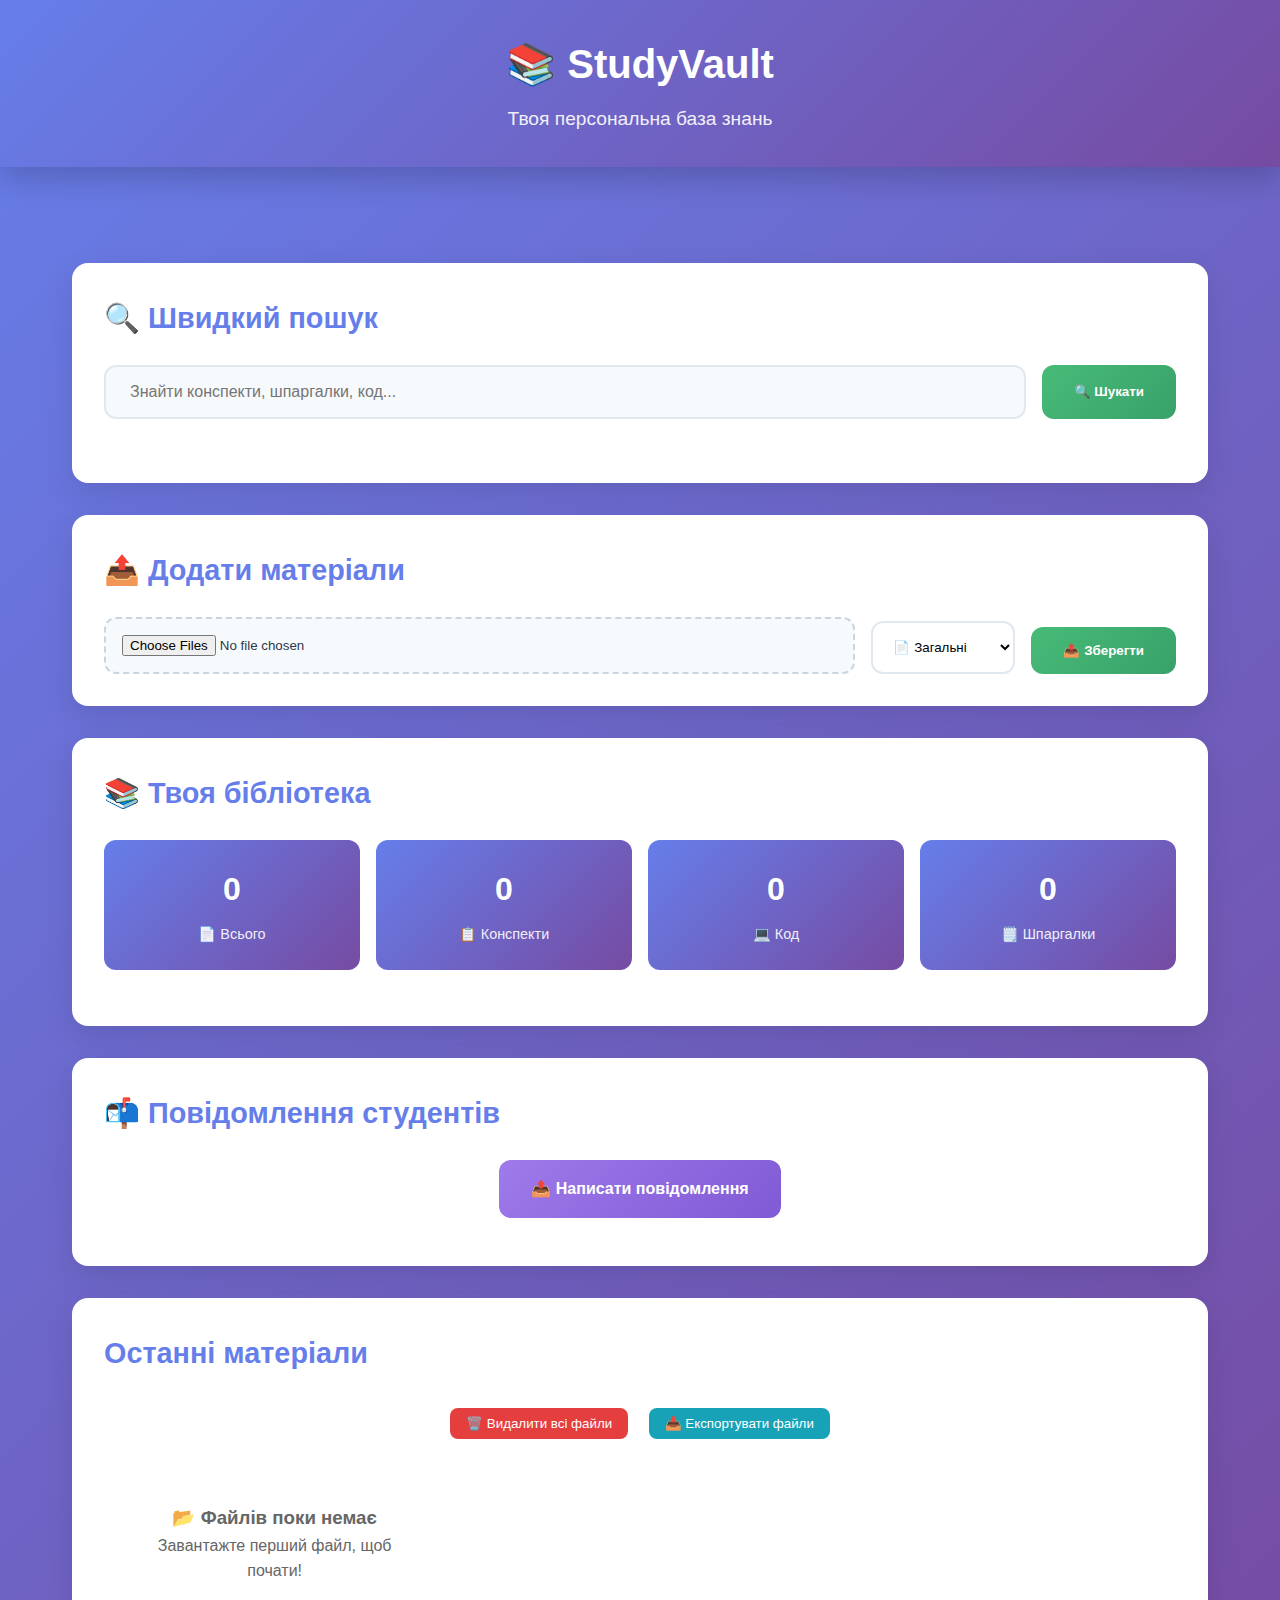
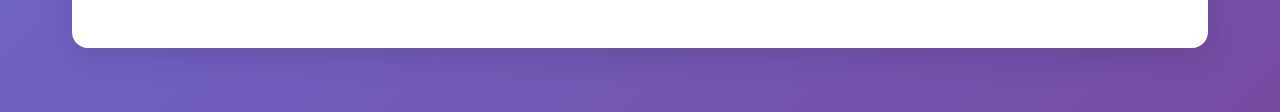
<file: StudyVault/templates/index.html>
<!DOCTYPE html>
<html lang="uk">
  <head>
    <meta charset="UTF-8" />
    <meta name="viewport" content="width=device-width, initial-scale=1.0" />
    <title>📚 StudyVault - Твоя база знань</title>
    <style>
      * {
        margin: 0;
        padding: 0;
        box-sizing: border-box;
      }
      body {
        font-family: -apple-system, BlinkMacSystemFont, "Segoe UI", Roboto,
          sans-serif;
        line-height: 1.6;
        color: #2d3748;
        background: linear-gradient(135deg, #667eea 0%, #764ba2 100%);
        min-height: 100vh;
      }
      .container {
        max-width: 1200px;
        margin: 0 auto;
        padding: 2rem;
      }
      header {
        background: linear-gradient(135deg, #667eea 0%, #764ba2 100%);
        color: white;
        padding: 2rem 0;
        text-align: center;
        box-shadow: 0 10px 30px rgba(0, 0, 0, 0.2);
        margin-bottom: 2rem;
      }
      .header-content h1 {
        font-size: 2.5rem;
        font-weight: 800;
        margin-bottom: 0.5rem;
      }
      .header-content p {
        font-size: 1.2rem;
        opacity: 0.9;
      }
      .section {
        background: white;
        margin: 2rem 0;
        padding: 2rem;
        border-radius: 16px;
        box-shadow: 0 10px 30px rgba(0, 0, 0, 0.1);
      }
      .section h2 {
        color: #667eea;
        font-size: 1.8rem;
        margin-bottom: 1.5rem;
        font-weight: 700;
      }
      .search-bar {
        display: flex;
        gap: 1rem;
        margin-bottom: 2rem;
      }
      .search-bar input {
        flex: 1;
        padding: 1rem 1.5rem;
        border: 2px solid #e2e8f0;
        border-radius: 12px;
        font-size: 1rem;
        background: #f7fafc;
      }
      .search-bar input:focus {
        outline: none;
        border-color: #667eea;
        background: white;
      }
      .search-bar button,
      .upload-btn {
        background: linear-gradient(135deg, #48bb78, #38a169);
        color: white;
        border: none;
        padding: 1rem 2rem;
        border-radius: 12px;
        font-weight: 600;
        cursor: pointer;
        transition: all 0.3s;
      }
      .search-bar button:hover,
      .upload-btn:hover {
        transform: translateY(-2px);
        box-shadow: 0 8px 20px rgba(72, 187, 120, 0.4);
      }
      .upload-form {
        display: flex;
        gap: 1rem;
        align-items: end;
        flex-wrap: wrap;
      }
      .file-input-wrapper {
        flex: 1;
        min-width: 250px;
      }
      .file-input-wrapper input[type="file"] {
        width: 100%;
        padding: 1rem;
        border: 2px dashed #cbd5e0;
        border-radius: 12px;
        background: #f7fafc;
        cursor: pointer;
      }
      .file-input-wrapper input[type="file"]:hover {
        border-color: #667eea;
        background: white;
      }
      .upload-form select {
        padding: 1rem;
        border: 2px solid #e2e8f0;
        border-radius: 12px;
        background: white;
        cursor: pointer;
      }
      .library-stats {
        display: grid;
        grid-template-columns: repeat(auto-fit, minmax(200px, 1fr));
        gap: 1rem;
        margin: 1.5rem 0;
      }
      .stat-card {
        background: linear-gradient(135deg, #667eea, #764ba2);
        color: white;
        padding: 1.5rem;
        border-radius: 12px;
        text-align: center;
      }
      .stat-card .number {
        font-size: 2rem;
        font-weight: 800;
        margin-bottom: 0.5rem;
      }
      .stat-card .label {
        opacity: 0.9;
        font-size: 0.9rem;
      }
      /* 📁 Список файлов */
      #filesList {
        display: grid;
        grid-template-columns: repeat(auto-fill, minmax(300px, 1fr));
        gap: 1.5rem;
        margin-top: 1.5rem;
      }
      .file-item {
        background: #f7fafc;
        border: 2px solid #e2e8f0;
        border-radius: 12px;
        padding: 1.5rem;
        cursor: pointer;
        transition: all 0.3s;
      }
      .file-item:hover {
        transform: translateY(-3px);
        box-shadow: 0 10px 25px rgba(0, 0, 0, 0.1);
        border-color: #667eea;
      }
      .file-name {
        font-size: 1.1rem;
        font-weight: 700;
        color: #2d3748;
        margin-bottom: 0.5rem;
      }
      .file-info {
        color: #718096;
        font-size: 0.9rem;
        margin-bottom: 1rem;
      }
      .file-preview {
        background: white;
        border: 1px solid #e2e8f0;
        border-radius: 8px;
        padding: 1rem;
        font-size: 0.85rem;
        color: #4a5568;
        max-height: 80px;
        overflow: hidden;
        font-family: monospace;
      }
      .search-result {
        background: white;
        border: 2px solid #e2e8f0;
        border-radius: 12px;
        padding: 1.5rem;
        margin-bottom: 1rem;
        cursor: pointer;
        transition: all 0.3s;
      }
      .search-result:hover {
        border-color: #48bb78;
        box-shadow: 0 5px 15px rgba(0, 0, 0, 0.1);
      }
      .search-result-title {
        font-size: 1.2rem;
        font-weight: 700;
        color: #2d3748;
        margin-bottom: 0.5rem;
      }
      .search-result-info {
        color: #718096;
        font-size: 0.9rem;
        margin-bottom: 1rem;
      }
      .search-result-snippet {
        background: #f7fafc;
        border-left: 4px solid #48bb78;
        padding: 1rem;
        border-radius: 0 8px 8px 0;
        font-family: monospace;
        font-size: 0.9rem;
      }
      .btn-primary {
        display: inline-block;
        background: linear-gradient(135deg, #9f7aea, #805ad5);
        color: white;
        text-decoration: none;
        padding: 1rem 2rem;
        border-radius: 12px;
        font-weight: 600;
        transition: all 0.3s;
        border: none;
        cursor: pointer;
      }
      .btn-primary:hover {
        transform: translateY(-2px);
        box-shadow: 0 8px 20px rgba(159, 122, 234, 0.4);
        text-decoration: none;
        color: white;
      }
      .modal {
        display: none;
        position: fixed;
        z-index: 9999;
        left: 0;
        top: 0;
        width: 100%;
        height: 100%;
        background-color: rgba(0, 0, 0, 0.8);
        backdrop-filter: blur(5px);
      }
      .modal-content {
        background: white;
        margin: 5% auto;
        padding: 0;
        border-radius: 16px;
        width: 90%;
        max-width: 800px;
        max-height: 80vh;
        overflow: hidden;
        box-shadow: 0 25px 50px rgba(0, 0, 0, 0.5);
      }
      .modal-header {
        background: linear-gradient(135deg, #667eea, #764ba2);
        color: white;
        padding: 1.5rem;
        display: flex;
        justify-content: space-between;
        align-items: center;
      }
      .modal-header h3 {
        margin: 0;
        font-size: 1.3rem;
      }
      .close-btn {
        font-size: 1.5rem;
        cursor: pointer;
        background: none;
        border: none;
        color: white;
        padding: 0.5rem;
        border-radius: 50%;
      }
      .close-btn:hover {
        background: rgba(255, 255, 255, 0.2);
      }
      .modal-body {
        padding: 1.5rem;
        max-height: 50vh;
        overflow: auto;
      }
      .file-content {
        background: #f8f9fa;
        border: 1px solid #e2e8f0;
        border-radius: 8px;
        padding: 1.5rem;
        white-space: pre-wrap;
        word-wrap: break-word;
        font-family: monospace;
        font-size: 0.9rem;
        line-height: 1.5;
        color: #2d3748;
      }
      .modal-footer {
        padding: 1.5rem;
        border-top: 1px solid #e2e8f0;
        display: flex;
        gap: 1rem;
        justify-content: flex-end;
        background: #f7fafc;
      }
      .modal-footer button {
        padding: 0.75rem 1.5rem;
        border: none;
        border-radius: 8px;
        cursor: pointer;
        font-weight: 600;
      }
      .btn-download {
        background: #48bb78;
        color: white;
      }
      .btn-copy {
        background: #17a2b8;
        color: white;
      }
      .btn-close {
        background: #6c757d;
        color: white;
      }
      .btn-delete {
        background: #e53e3e;
        color: white;
      }
      .btn-delete:hover {
        background: #c82333;
        transform: translateY(-2px);
        box-shadow: 0 8px 25px rgba(232, 62, 62, 0.4);
      }
      @media (max-width: 768px) {
        .container {
          padding: 1rem;
        }
        .header-content h1 {
          font-size: 2rem;
        }
        .search-bar,
        .upload-form {
          flex-direction: column;
        }
        .library-stats {
          grid-template-columns: repeat(2, 1fr);
        }
        #filesList {
          grid-template-columns: 1fr;
        }
        .modal-content {
          width: 95%;
          margin: 10% auto;
        }
      }
      .loading {
        text-align: center;
        padding: 2rem;
        color: #666;
      }
      @keyframes pulse {
        0%,
        100% {
          opacity: 1;
        }
        50% {
          opacity: 0.7;
        }
      }
      .loading::after {
        content: "...";
        animation: pulse 2s infinite;
      }
    </style>
  </head>
  <body>
    <header>
      <div class="header-content">
        <h1>📚 StudyVault</h1>
        <p>Твоя персональна база знань</p>
      </div>
    </header>

    <div class="container">
      <!-- 🔍 Секция поиска -->
      <div class="section">
        <h2>🔍 Швидкий пошук</h2>
        <div class="search-bar">
          <input
            type="text"
            id="searchInput"
            placeholder="Знайти конспекти, шпаргалки, код..."
            autocomplete="off"
          />
          <button onclick="performSearch()">🔍 Шукати</button>
        </div>

        <div id="searchResults"></div>
      </div>

      <div class="section">
        <h2>📤 Додати матеріали</h2>
        <div class="upload-form">
          <div class="file-input-wrapper">
            <input
              type="file"
              id="fileInput"
              accept=".txt,.md,.py,.js,.html,.css,.json,.sql"
              multiple
            />
          </div>
          <select id="categorySelect">
            <option value="конспекти">📋 Конспекти</option>
            <option value="шпаргалки">🗒️ Шпаргалки</option>
            <option value="примеры-кода">💻 Код</option>
            <option value="термины">📖 Терміни</option>
            <option value="общие" selected>📄 Загальні</option>
          </select>
          <button class="upload-btn" onclick="uploadFile()">📤 Зберегти</button>
        </div>
      </div>

      <div class="section">
        <h2>📚 Твоя бібліотека</h2>
        <div class="library-stats">
          <div class="stat-card">
            <div class="number" id="stat-total">0</div>
            <div class="label">📄 Всього</div>
          </div>
          <div class="stat-card">
            <div class="number" id="stat-notes">0</div>
            <div class="label">📋 Конспекти</div>
          </div>
          <div class="stat-card">
            <div class="number" id="stat-code">0</div>
            <div class="label">💻 Код</div>
          </div>
          <div class="stat-card">
            <div class="number" id="stat-sheets">0</div>
            <div class="label">🗒️ Шпаргалки</div>
          </div>
        </div>
      </div>

      <div class="section">
        <h2>📬 Повідомлення студентів</h2>
        <p style="text-align: center; margin: 1rem 0">
          <a href="/message.html" class="btn-primary">
            📤 Написати повідомлення
          </a>
        </p>
      </div>

      <div class="section">
        <h2>Останні матеріали</h2>

        <div style="text-align: center; margin-bottom: 1rem">
          <button
            onclick="clearAllFiles()"
            style="
              background: #e53e3e;
              color: white;
              border: none;
              padding: 0.5rem 1rem;
              border-radius: 8px;
              margin: 0.5rem;
              cursor: pointer;
            "
          >
            🗑️ Видалити всі файли
          </button>
          <button
            onclick="exportFiles()"
            style="
              background: #17a2b8;
              color: white;
              border: none;
              padding: 0.5rem 1rem;
              border-radius: 8px;
              margin: 0.5rem;
              cursor: pointer;
            "
          >
            📥 Експортувати файли
          </button>
        </div>

        <div id="filesList">
          <div class="loading">📂 Завантаження файлів</div>
        </div>
      </div>
    </div>

    <div id="fileModal" class="modal">
      <div class="modal-content">
        <div class="modal-header">
          <h3 id="modalTitle">📄 Файл</h3>
          <button class="close-btn" onclick="closeFileModal()">&times;</button>
        </div>
        <div class="modal-body">
          <div id="modalFileInfo" class="file-info">📊 Інформація про файл</div>
          <pre id="modalFileContent" class="file-content">Завантаження...</pre>
        </div>
        <div class="modal-footer">
          <button class="btn-download" onclick="downloadCurrentFile()">
            Скачати
          </button>
          <button class="btn-copy" onclick="copyFileContent()">
            Копіювати
          </button>
          <button
            class="btn-delete"
            onclick="deleteCurrentFile()"
            style="background: #e53e3e"
          >
            Видалити
          </button>
          <button class="btn-close" onclick="closeFileModal()">
            ❌ Закрити
          </button>
        </div>
      </div>
    </div>

    <script>
      // Управління файлами
      class StudyVaultStorage {
        constructor() {
          this.storageKey = "studyvault_files";
          this.indexKey = "studyvault_index";
        }

        getAllFiles() {
          const stored = localStorage.getItem(this.storageKey);
          return stored ? JSON.parse(stored) : [];
        }

        saveFile(fileData) {
          const files = this.getAllFiles();
          const existingIndex = files.findIndex(
            (f) => f.filename === fileData.filename
          );

          if (existingIndex >= 0) {
            files[existingIndex] = fileData;
          } else {
            files.push(fileData);
          }

          localStorage.setItem(this.storageKey, JSON.stringify(files));
          this.updateSearchIndex();
          console.log("✅ Файл збережено:", fileData.filename);
        }

        updateSearchIndex() {
          const files = this.getAllFiles();
          const index = {};

          files.forEach((file) => {
            const words = this.extractWords(file.content + " " + file.filename);
            words.forEach((word) => {
              if (!index[word]) {
                index[word] = [];
              }
              if (!index[word].includes(file.filename)) {
                index[word].push(file.filename);
              }
            });
          });

          localStorage.setItem(this.indexKey, JSON.stringify(index));
        }

        extractWords(text) {
          return text
            .toLowerCase()
            .replace(/[^\w\sа-яё]/g, " ")
            .split(/\s+/)
            .filter((word) => word.length > 2);
        }

        searchFiles(query) {
          if (!query.trim()) return [];

          const index = JSON.parse(localStorage.getItem(this.indexKey) || "{}");
          const files = this.getAllFiles();
          const searchWords = this.extractWords(query);
          const results = new Map();

          searchWords.forEach((word) => {
            if (index[word]) {
              index[word].forEach((filename) => {
                const file = files.find((f) => f.filename === filename);
                if (file) {
                  const score = (results.get(filename) || 0) + 1;
                  results.set(filename, score);
                }
              });
            }
          });

          return Array.from(results.entries())
            .sort((a, b) => b[1] - a[1])
            .map(([filename]) => files.find((f) => f.filename === filename))
            .slice(0, 10);
        }
      }

      // Глобальні змінні
      const storage = new StudyVaultStorage();
      let currentFileData = null;

      // Завантаження файлу
      async function uploadFile() {
        const fileInput = document.getElementById("fileInput");
        const categorySelect = document.getElementById("categorySelect");

        if (!fileInput.files || fileInput.files.length === 0) {
          alert("❌ Оберіть файл для завантаження!");
          return;
        }

        const files = Array.from(fileInput.files);
        let successCount = 0;

        for (const file of files) {
          try {
            const content = await readFileContent(file);
            const fileData = {
              filename: file.name,
              content: content,
              size: file.size,
              category: categorySelect.value,
              modified: new Date().toISOString(),
              type: file.type || "text/plain",
            };

            storage.saveFile(fileData);
            successCount++;
          } catch (error) {
            console.error("❌ Помилка:", file.name, error);
            alert(
              `❌ Помилка при завантаженні "${file.name}": ${error.message}`
            );
          }
        }

        if (successCount > 0) {
          alert(`✅ Успішно завантажено файлів: ${successCount}`);
          fileInput.value = "";
          loadFilesList();
          updateStats();
        }
      }

      // Читання файлу
      function readFileContent(file) {
        return new Promise((resolve, reject) => {
          const reader = new FileReader();
          reader.onload = (e) => resolve(e.target.result);
          reader.onerror = () => reject(new Error("Не вдалось прочитати файл"));
          reader.readAsText(file, "UTF-8");
        });
      }

      //Пошук
      function performSearch() {
        const searchInput = document.getElementById("searchInput");
        const query = searchInput.value.trim();

        if (!query) {
          document.getElementById("searchResults").innerHTML =
            '<p style="text-align: center; color: #666;">📝 Введіть запит для пошуку</p>';
          return;
        }

        const results = storage.searchFiles(query);
        displaySearchResults(results, query);
      }

      // Відображення результатів пошуку
      function displaySearchResults(results, query) {
        const container = document.getElementById("searchResults");

        if (results.length === 0) {
          container.innerHTML = `
                    <div style="text-align: center; padding: 2rem; color: #666;">
                        <h3>😔 Нічого не знайдено</h3>
                        <p>За запитом "${query}" результатів немає</p>
                    </div>
                `;
          return;
        }

        let html = `<h3 style="color: #48bb78; margin-bottom: 1rem;">
                🎯 Знайдено результатів: ${results.length}
            </h3>`;

        results.forEach((file) => {
          const snippet = createSearchSnippet(file.content, query);
          const categoryEmoji = getCategoryEmoji(file.category);

          html += `
                    <div class="search-result" onclick="showFileModal(${JSON.stringify(
                      file
                    ).replace(/"/g, "&quot;")})">
                        <div class="search-result-title">
                            ${categoryEmoji} ${file.filename}
                        </div>
                        <div class="search-result-info">
                            📁 ${file.category} | 📊 ${formatBytes(file.size)} |
                            📅 ${new Date(file.modified).toLocaleDateString()}
                        </div>
                        <div class="search-result-snippet">
                            ${snippet}
                        </div>
                    </div>
                `;
        });

        container.innerHTML = html;
      }

      // Створення сніпету
      function createSearchSnippet(content, query) {
        const maxLength = 200;
        const queryWords = query.toLowerCase().split(/\s+/);
        const lowerContent = content.toLowerCase();

        let bestPosition = 0;
        queryWords.forEach((word) => {
          const pos = lowerContent.indexOf(word);
          if (pos !== -1) {
            bestPosition = Math.max(bestPosition, pos);
          }
        });

        const start = Math.max(0, bestPosition - maxLength / 2);
        const end = Math.min(content.length, start + maxLength);

        let snippet = content.substring(start, end);

        if (start > 0) snippet = "..." + snippet;
        if (end < content.length) snippet = snippet + "...";

        queryWords.forEach((word) => {
          if (word.length > 2) {
            const regex = new RegExp(`(${escapeRegex(word)})`, "gi");
            snippet = snippet.replace(regex, "<mark>$1</mark>");
          }
        });

        return snippet;
      }

      // Експорт файлів
      function escapeRegex(string) {
        return string.replace(/[.*+?^${}()|[\]\\]/g, "\\$&");
      }

      function loadFilesList() {
        const files = storage.getAllFiles();
        const container = document.getElementById("filesList");

        if (files.length === 0) {
          container.innerHTML = `
                    <div style="text-align: center; color: #666; padding: 2rem;">
                        <h3>📂 Файлів поки немає</h3>
                        <p>Завантажте перший файл, щоб почати!</p>
                    </div>
                `;
          return;
        }

        // Сортування файлів за датою зміни
        const sortedFiles = files.sort(
          (a, b) => new Date(b.modified) - new Date(a.modified)
        );

        let html = "";
        sortedFiles.forEach((file) => {
          const preview =
            file.content.length > 100
              ? file.content.substring(0, 100) + "..."
              : file.content;
          const categoryEmoji = getCategoryEmoji(file.category);

          html += `
                    <div class="file-item">
                        <div style="display: flex; justify-content: space-between; align-items: flex-start; margin-bottom: 0.5rem;">
                            <div class="file-name" onclick="showFileModal(${JSON.stringify(
                              file
                            ).replace(
                              /"/g,
                              "&quot;"
                            )})" style="cursor: pointer; flex: 1;">
                                ${categoryEmoji} ${file.filename}
                            </div>
                            <button onclick="deleteFile('${
                              file.filename
                            }')" style="background: #e53e3e; color: white; border: none; padding: 0.25rem 0.5rem; border-radius: 4px; font-size: 0.8rem; cursor: pointer;" title="Видалити файл">
                                🗑️
                            </button>
                        </div>
                        <div class="file-info">
                            📁 ${file.category} | 📊 ${formatBytes(file.size)} |
                            📅 ${new Date(file.modified).toLocaleDateString()}
                        </div>
                        <div class="file-preview" onclick="showFileModal(${JSON.stringify(
                          file
                        ).replace(/"/g, "&quot;")})" style="cursor: pointer;">
                            ${escapeHtml(preview)}
                        </div>
                    </div>
                `;
        });

        container.innerHTML = html;
      }

      // Оновлення статистики
      function updateStats() {
        const files = storage.getAllFiles();
        const stats = {
          total: files.length,
          notes: files.filter((f) => f.category === "конспекти").length,
          code: files.filter((f) => f.category === "примеры-кода").length,
          sheets: files.filter((f) => f.category === "шпаргалки").length,
        };

        document.getElementById("stat-total").textContent = stats.total;
        document.getElementById("stat-notes").textContent = stats.notes;
        document.getElementById("stat-code").textContent = stats.code;
        document.getElementById("stat-sheets").textContent = stats.sheets;
      }

      // Отримання емодзі для категорії
      function getCategoryEmoji(category) {
        const emojis = {
          конспекти: "📋",
          шпаргалки: "🗒️",
          "приклади-коду": "💻",
          терміни: "📖",
          загальні: "📄",
        };
        return emojis[category] || "📄";
      }

      //Форматування розміру
      function formatBytes(bytes) {
        if (bytes === 0) return "0 байт";
        const k = 1024;
        const sizes = ["байт", "КБ", "МБ", "ГБ"];
        const i = Math.floor(Math.log(bytes) / Math.log(k));
        return parseFloat((bytes / Math.pow(k, i)).toFixed(2)) + " " + sizes[i];
      }

      // Екранування HTML
      function escapeHtml(text) {
        const map = {
          "&": "&amp;",
          "<": "&lt;",
          ">": "&gt;",
          '"': "&quot;",
          "'": "&#039;",
        };
        return text.replace(/[&<>"']/g, (m) => map[m]);
      }

      // МОДАЛЬНОЕ ОКНО - ОСНОВНЫЕ ФУНКЦИИ
      function showFileModal(fileData) {
        currentFileData = fileData;

        const modal = document.getElementById("fileModal");
        const title = document.getElementById("modalTitle");
        const info = document.getElementById("modalFileInfo");
        const content = document.getElementById("modalFileContent");

        if (title) title.textContent = `📄 ${fileData?.filename || "Файл"}`;
        if (info) {
          info.innerHTML = `
                    📊 Розмір: ${formatBytes(fileData?.size || 0)} |
                    📁 Категорія: ${fileData?.category || "невідома"} |
                    📅 Змінено: ${
                      fileData?.modified
                        ? new Date(fileData.modified).toLocaleDateString()
                        : "невідомо"
                    }
                `;
        }
        if (content) content.textContent = fileData?.content || "Немає вмісту";
        if (modal) modal.style.display = "block";
      }

      function closeFileModal() {
        const modal = document.getElementById("fileModal");
        if (modal) {
          modal.style.display = "none";
        }
        currentFileData = null;
      }

      function downloadCurrentFile() {
        if (!currentFileData) {
          alert("❌ Немає даних для скачування");
          return;
        }

        const blob = new Blob([currentFileData.content], {
          type: "text/plain;charset=utf-8",
        });
        const url = URL.createObjectURL(blob);
        const a = document.createElement("a");
        a.href = url;
        a.download = currentFileData.filename;
        document.body.appendChild(a);
        a.click();
        document.body.removeChild(a);
        URL.revokeObjectURL(url);
      }

      async function copyFileContent() {
        if (!currentFileData) {
          alert("❌ Немає даних для копіювання");
          return;
        }

        try {
          await navigator.clipboard.writeText(currentFileData.content);
          alert("✅ Вміст скопійовано в буфер обміну!");
        } catch (error) {
          console.error("❌ Помилка копіювання:", error);
          alert("❌ Не вдалося скопіювати вміст");
        }
      }

      function deleteCurrentFile() {
        if (!currentFileData) {
          alert("❌ Немає даних для видалення");
          return;
        }

        if (
          confirm(
            `🗑️ Видалити файл "${currentFileData.filename}"?\n\n⚠️ Цю дію неможливо скасувати!`
          )
        ) {
          const files = storage.getAllFiles();
          const filteredFiles = files.filter(
            (f) => f.filename !== currentFileData.filename
          );

          localStorage.setItem(
            "studyvault_files",
            JSON.stringify(filteredFiles)
          );
          storage.updateSearchIndex();

          // Закриваємо модальне вікно
          closeFileModal();

          // Оновлюємо інтерфейс
          loadFilesList();
          updateStats();

          alert(`✅ Файл "${currentFileData.filename}" видалено!`);
          console.log("🗑️ Файл видалено:", currentFileData.filename);
        }
      }

      //  ВИДАЛЕННЯ ФАЙЛІВ
      function deleteFile(filename) {
        if (
          confirm(
            `❌ Видалити файл "${filename}"?\n\nЦю дію не можна скасувати!`
          )
        ) {
          const files = storage.getAllFiles();
          const filteredFiles = files.filter((f) => f.filename !== filename);

          localStorage.setItem(
            "studyvault_files",
            JSON.stringify(filteredFiles)
          );
          storage.updateSearchIndex();

          loadFilesList();
          updateStats();

          alert(`✅ Файл "${filename}" видалено!`);
          console.log("🗑️ Файл видалено:", filename);
        }
      }

      function clearAllFiles() {
        if (
          confirm(
            "❌ ВИДАЛИТИ ВСІ ФАЙЛИ?\n\n⚠️ Це видалить всі ваші конспекти, шпаргалки та код!\nЦю дію НЕМОЖЛИВО скасувати!\n\nВи впевнені?"
          )
        ) {
          if (
            confirm(
              "🚨 ОСТАННЯ ПЕРЕВІРКА!\n\nВи дійсно хочете видалити ВСІ навчальні матеріали?\nРекомендуємо спочатку зробити експорт!"
            )
          ) {
            localStorage.removeItem("studyvault_files");
            localStorage.removeItem("studyvault_index");

            loadFilesList();
            updateStats();

            alert(
              "✅ Всі файли видалено!\nТепер ви можете завантажити нові матеріали."
            );
            console.log("🧹 Всі файли очищено");
          }
        }
      }

      function exportFiles() {
        const files = storage.getAllFiles();
        if (files.length === 0) {
          alert("📂 Немає файлів для експорту");
          return;
        }

        const exportData = {
          exported: new Date().toISOString(),
          studyvault_version: "1.0",
          files: files,
        };

        const dataStr = JSON.stringify(exportData, null, 2);
        const blob = new Blob([dataStr], { type: "application/json" });
        const url = URL.createObjectURL(blob);

        const a = document.createElement("a");
        a.href = url;
        a.download = `studyvault-export-${
          new Date().toISOString().split("T")[0]
        }.json`;
        document.body.appendChild(a);
        a.click();
        document.body.removeChild(a);
        URL.revokeObjectURL(url);

        alert(
          `✅ Експортовано ${files.length} файлів!\nЗбережіть цей файл для відновлення даних.`
        );
        console.log("📦 Файли експортовано:", files.length);
      }

      //  Обробники подій
      document.addEventListener("DOMContentLoaded", function () {
        console.log("🚀 StudyVault ініціалізовано");

        loadFilesList();
        updateStats();

        // Пошук по Enter
        const searchInput = document.getElementById("searchInput");
        if (searchInput) {
          searchInput.addEventListener("keypress", function (e) {
            if (e.key === "Enter") {
              performSearch();
            }
          });
        }
      });

      // Закриття модального вікна по кліку вне его
      window.onclick = function (event) {
        const modal = document.getElementById("fileModal");
        if (event.target === modal) {
          closeFileModal();
        }
      };

      // закриття модального вікна по клавіші Escape
      document.addEventListener("keydown", function (e) {
        if (e.key === "Escape") {
          closeFileModal();
        }
      });

      // Добавление тестовых файлов при первом запуске
      setTimeout(() => {
        if (storage.getAllFiles().length === 0) {
          // Добавляем тестовые файлы
          const testFiles = [
            {
              filename: "python_basics.py",
              content:
                '# Python Basics\n\ndef hello_world():\n    print("Hello, StudyVault!")\n    return "Success"\n\nif __name__ == "__main__":\n    hello_world()',
              size: 147,
              category: "примеры-кода",
              modified: new Date().toISOString(),
              type: "text/python",
            },
            {
              filename: "mongodb_notes.md",
              content:
                "# MongoDB Конспект\n\n## Основні команди:\n- db.collection.find()\n- db.collection.insertOne()\n- db.collection.updateOne()\n- db.collection.deleteOne()\n\n## Приклад підключення:\n```javascript\nconst client = new MongoClient(uri);\n```",
              size: 289,
              category: "конспекти",
              modified: new Date(Date.now() - 86400000).toISOString(),
              type: "text/markdown",
            },
          ];

          testFiles.forEach((file) => storage.saveFile(file));
          loadFilesList();
          updateStats();
          console.log("✅ Додано тестові файли");
        }
      }, 1000);

      console.log("✅ StudyVault повністю завантажено та готовий до роботи!");
    </script>
  </body>
</html>
</file>
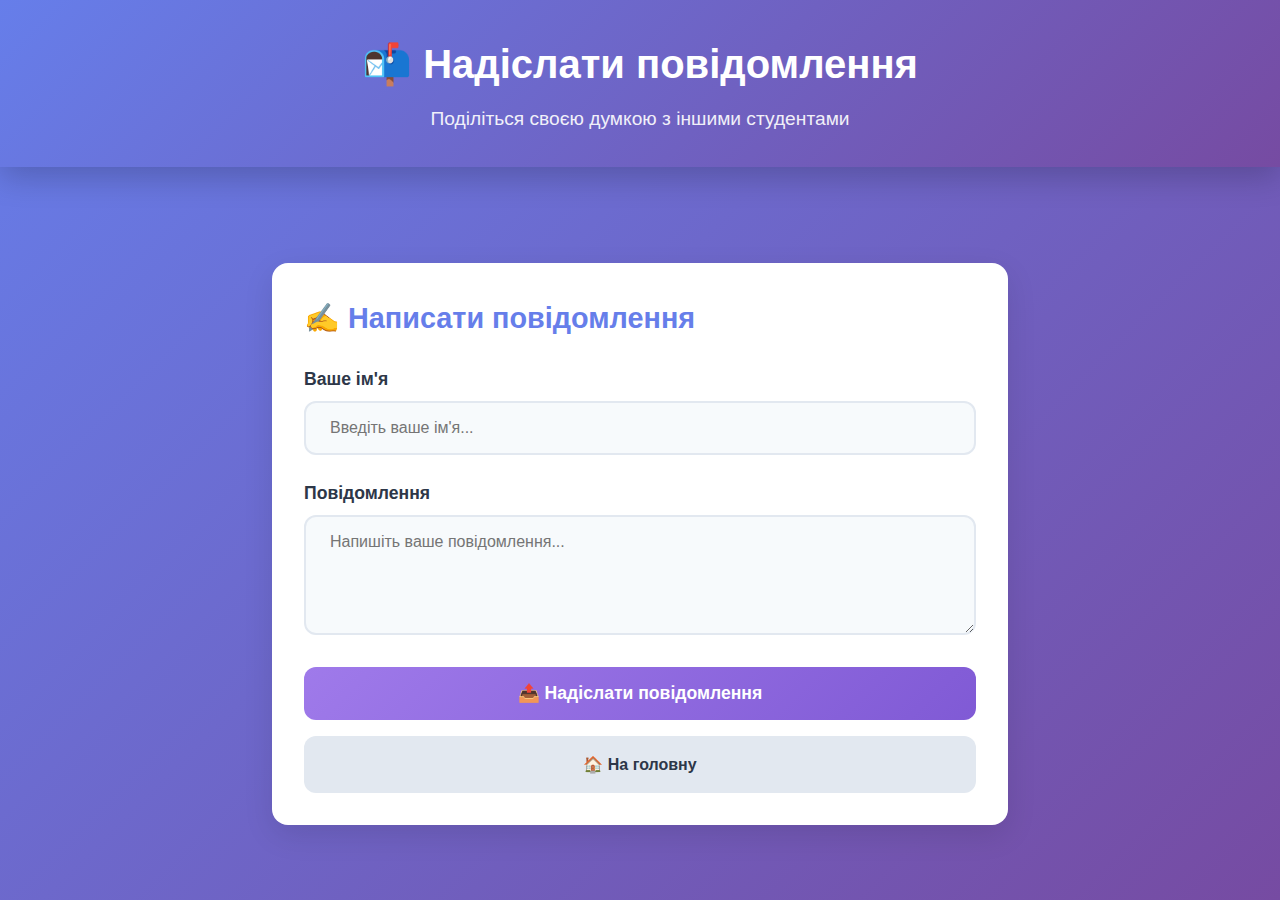
<file: StudyVault/templates/message.html>
<!DOCTYPE html>
<html lang="uk">
  <head>
    <meta charset="UTF-8" />
    <meta name="viewport" content="width=device-width, initial-scale=1.0" />
    <title>📬 Надіслати повідомлення - StudyVault</title>
    <style>
      * {
        margin: 0;
        padding: 0;
        box-sizing: border-box;
      }

      body {
        font-family: -apple-system, BlinkMacSystemFont, "Segoe UI", Roboto,
          sans-serif;
        line-height: 1.6;
        color: #2d3748;
        background: linear-gradient(135deg, #667eea 0%, #764ba2 100%);
        min-height: 100vh;
      }

      .container {
        max-width: 800px;
        margin: 0 auto;
        padding: 2rem;
      }

      header {
        background: linear-gradient(135deg, #667eea 0%, #764ba2 100%);
        color: white;
        padding: 2rem 0;
        text-align: center;
        box-shadow: 0 10px 30px rgba(0, 0, 0, 0.2);
        margin-bottom: 2rem;
      }

      .header-content h1 {
        font-size: 2.5rem;
        font-weight: 800;
        margin-bottom: 0.5rem;
      }

      .header-content p {
        font-size: 1.2rem;
        opacity: 0.9;
      }

      .section {
        background: white;
        margin: 2rem 0;
        padding: 2rem;
        border-radius: 16px;
        box-shadow: 0 10px 30px rgba(0, 0, 0, 0.1);
      }

      .section h2 {
        color: #667eea;
        font-size: 1.8rem;
        margin-bottom: 1.5rem;
        font-weight: 700;
      }

      .form-group {
        margin-bottom: 1.5rem;
      }

      .form-label {
        display: block;
        margin-bottom: 0.5rem;
        font-weight: 600;
        color: #2d3748;
        font-size: 1.1rem;
      }

      .form-input {
        width: 100%;
        padding: 1rem 1.5rem;
        border: 2px solid #e2e8f0;
        border-radius: 12px;
        font-size: 1rem;
        background: #f7fafc;
        font-family: inherit;
        transition: all 0.3s;
      }

      .form-input:focus {
        outline: none;
        border-color: #9f7aea;
        background: white;
        box-shadow: 0 0 0 3px rgba(159, 122, 234, 0.1);
      }

      .message-textarea {
        resize: vertical;
        min-height: 120px;
      }

      .message-btn {
        background: linear-gradient(135deg, #9f7aea, #805ad5);
        color: white;
        border: none;
        padding: 1rem 2rem;
        border-radius: 12px;
        font-weight: 600;
        cursor: pointer;
        transition: all 0.3s;
        width: 100%;
        font-size: 1.1rem;
      }

      .message-btn:hover {
        transform: translateY(-2px);
        box-shadow: 0 8px 20px rgba(159, 122, 234, 0.4);
      }

      .btn-secondary {
        display: inline-block;
        background: #e2e8f0;
        color: #2d3748;
        text-decoration: none;
        padding: 1rem 2rem;
        border-radius: 12px;
        font-weight: 600;
        font-size: 1rem;
        transition: all 0.3s;
        margin-top: 1rem;
        width: 100%;
        text-align: center;
      }

      .btn-secondary:hover {
        background: #cbd5e0;
        transform: translateY(-2px);
        box-shadow: 0 8px 25px rgba(45, 55, 72, 0.2);
        text-decoration: none;
        color: #2d3748;
      }

      .alert {
        padding: 1rem;
        margin-bottom: 1rem;
        border-radius: 12px;
        font-weight: 600;
        text-align: center;
      }

      .alert-success {
        background: #d4edda;
        color: #155724;
        border: 2px solid #c3e6cb;
      }

      .alert-error {
        background: #f8d7da;
        color: #721c24;
        border: 2px solid #f5c6cb;
      }

      @media (max-width: 768px) {
        .container {
          padding: 1rem;
        }

        .header-content h1 {
          font-size: 2rem;
        }

        .header-content p {
          font-size: 1rem;
        }

        .section {
          padding: 1.5rem;
        }
      }
    </style>
  </head>
  <body>
    <header>
      <div class="header-content">
        <h1>📬 Надіслати повідомлення</h1>
        <p>Поділіться своєю думкою з іншими студентами</p>
      </div>
    </header>

    <div class="container">
      <div class="section">
        <h2>✍️ Написати повідомлення</h2>

        <!-- Повідомлення про успіх/помилку -->
        <div id="message-status"></div>

        <form action="/message" method="POST" class="message-form">
          <div class="form-group">
            <label for="username" class="form-label">Ваше ім'я</label>
            <input
              type="text"
              id="username"
              name="username"
              class="form-input"
              placeholder="Введіть ваше ім'я..."
              required
            />
          </div>

          <div class="form-group">
            <label for="message" class="form-label">Повідомлення</label>
            <textarea
              id="message"
              name="message"
              class="form-input message-textarea"
              placeholder="Напишіть ваше повідомлення..."
              rows="4"
              required
            ></textarea>
          </div>

          <button type="submit" class="message-btn">
            📤 Надіслати повідомлення
          </button>
        </form>

        <a href="/" class="btn-secondary"> 🏠 На головну </a>
      </div>
    </div>

    <script>
      // Показуємо повідомлення про результат
      const urlParams = new URLSearchParams(window.location.search);
      const messageStatus = document.getElementById("message-status");

      if (urlParams.get("success") === "1") {
        messageStatus.innerHTML =
          '<div class="alert alert-success">✅ Повідомлення успішно надіслано!</div>';
      } else if (urlParams.get("error") === "1") {
        messageStatus.innerHTML =
          '<div class="alert alert-error">❌ Помилка: заповніть всі поля!</div>';
      }

      console.log("✅ Сторінка повідомлень завантажена");
    </script>
  </body>
</html>
</file>
